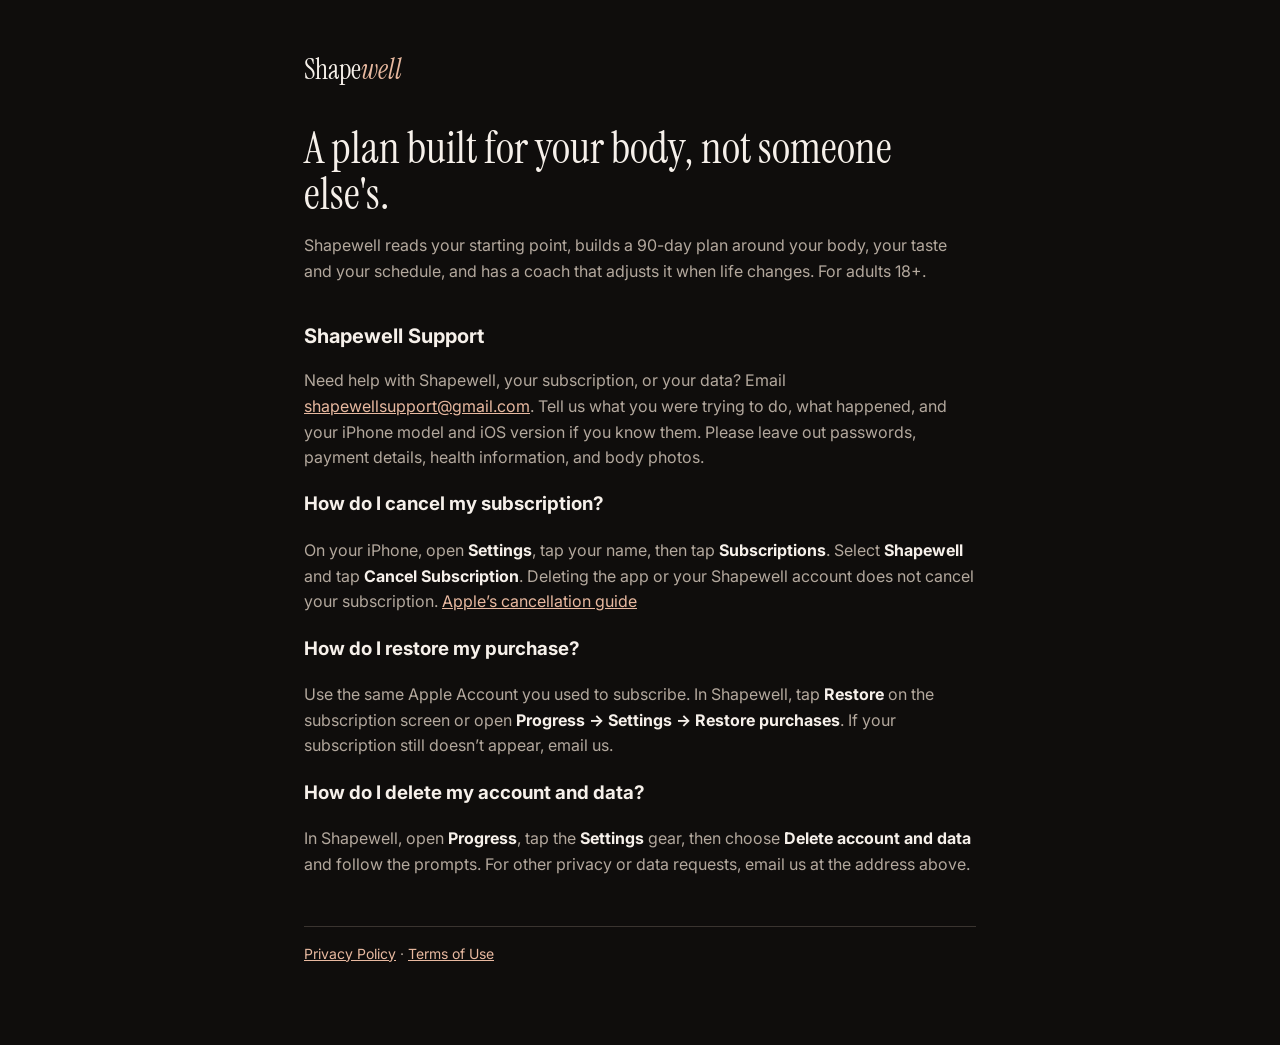
<file: index.html>
<!DOCTYPE html>
<html lang="en">
<head>
<meta charset="utf-8">
<meta name="viewport" content="width=device-width, initial-scale=1">
<title>Shapewell · A plan built for your body</title>
<link rel="preconnect" href="https://fonts.googleapis.com">
<link href="https://fonts.googleapis.com/css2?family=Instrument+Serif:ital@0;1&family=Inter:wght@400;600&display=swap" rel="stylesheet">
<link rel="stylesheet" href="style.css">
</head>
<body>
<main>
<a class="brand" href="index.html">Shape<em>well</em></a>
<h1>A plan built for your body, not someone else's.</h1>
<p>Shapewell reads your starting point, builds a 90-day plan around your body, your taste and your schedule, and has a coach that adjusts it when life changes. For adults 18+.</p>
<h2 id="support">Shapewell Support</h2>
<p>Need help with Shapewell, your subscription, or your data? Email <a href="mailto:shapewellsupport@gmail.com">shapewellsupport@gmail.com</a>. Tell us what you were trying to do, what happened, and your iPhone model and iOS version if you know them. Please leave out passwords, payment details, health information, and body photos.</p>
<h3>How do I cancel my subscription?</h3>
<p>On your iPhone, open <strong>Settings</strong>, tap your name, then tap <strong>Subscriptions</strong>. Select <strong>Shapewell</strong> and tap <strong>Cancel Subscription</strong>. Deleting the app or your Shapewell account does not cancel your subscription. <a href="https://support.apple.com/en-us/118428">Apple&rsquo;s cancellation guide</a></p>
<h3>How do I restore my purchase?</h3>
<p>Use the same Apple Account you used to subscribe. In Shapewell, tap <strong>Restore</strong> on the subscription screen or open <strong>Progress &rarr; Settings &rarr; Restore purchases</strong>. If your subscription still doesn&rsquo;t appear, email us.</p>
<h3>How do I delete my account and data?</h3>
<p>In Shapewell, open <strong>Progress</strong>, tap the <strong>Settings</strong> gear, then choose <strong>Delete account and data</strong> and follow the prompts. For other privacy or data requests, email us at the address above.</p>
<footer><a href="privacy.html">Privacy Policy</a> · <a href="terms.html">Terms of Use</a></footer>
</main>
</body>
</html>
</file>
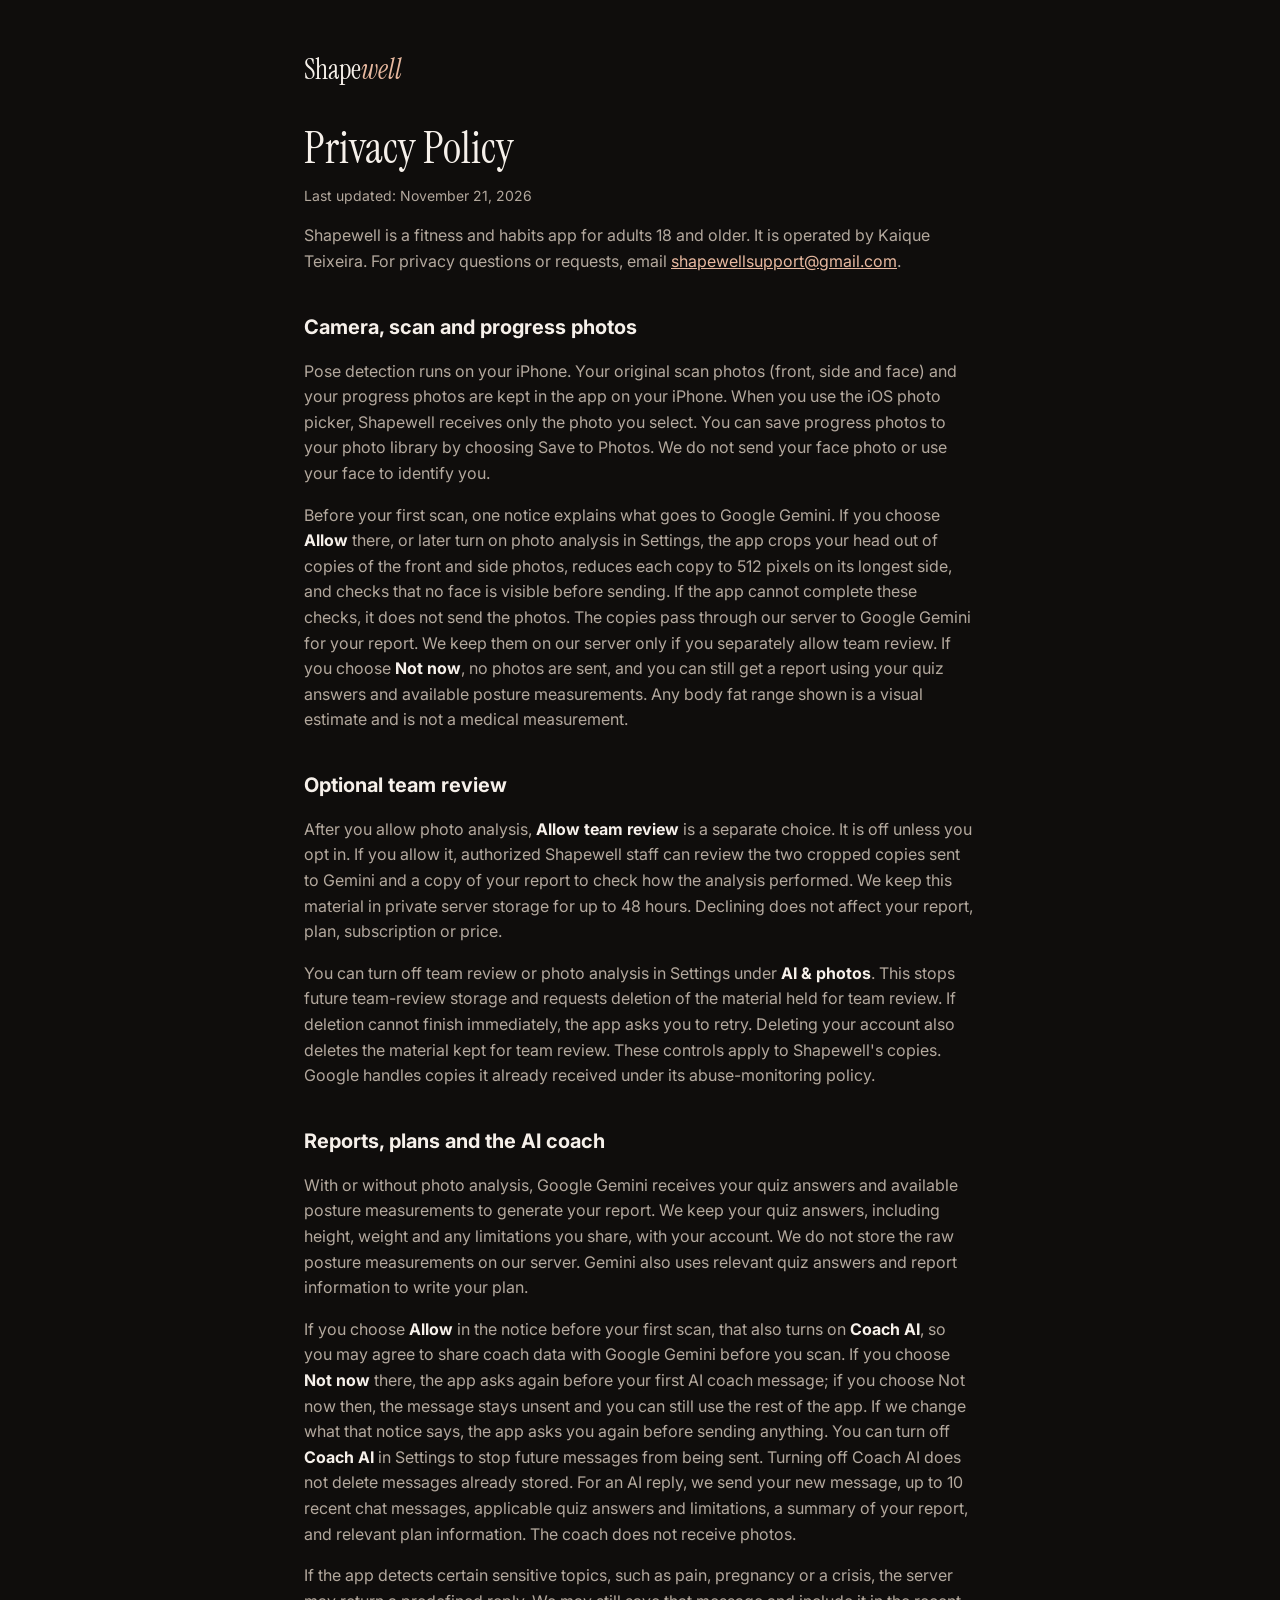
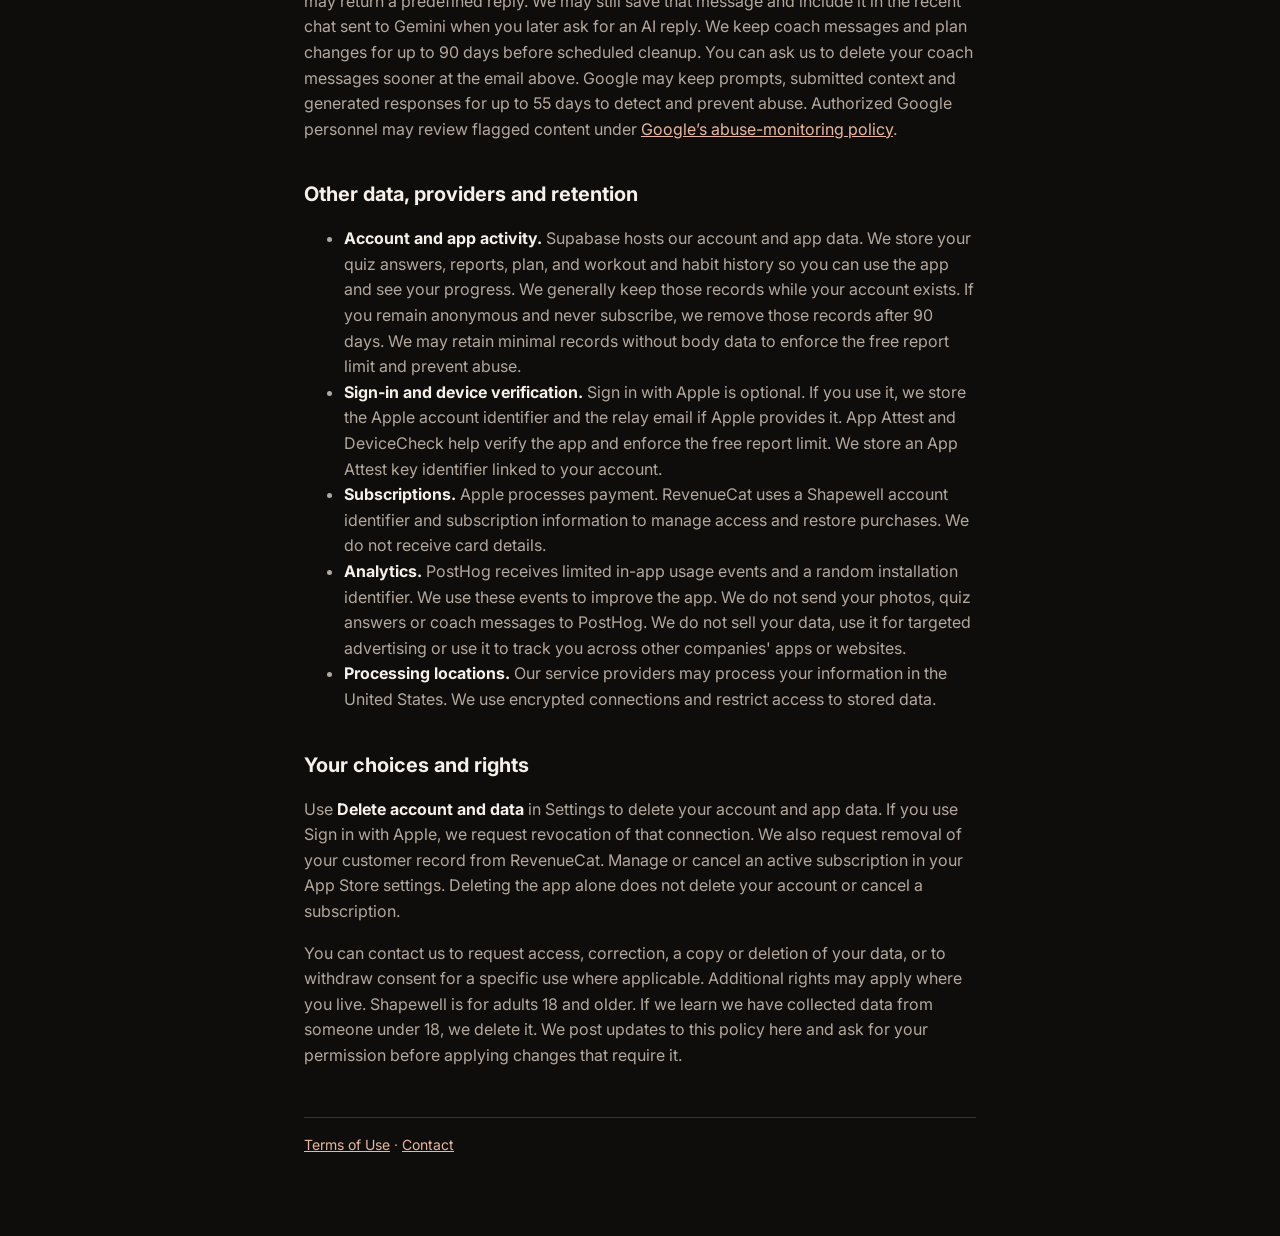
<file: privacy.html>
<!DOCTYPE html>
<html lang="en-US">
<head>
<meta charset="utf-8">
<meta name="viewport" content="width=device-width, initial-scale=1">
<title>Privacy Policy · Shapewell</title>
<link rel="preconnect" href="https://fonts.googleapis.com">
<link href="https://fonts.googleapis.com/css2?family=Instrument+Serif:ital@0;1&family=Inter:wght@400;600&display=swap" rel="stylesheet">
<link rel="stylesheet" href="style.css">
</head>
<body>
<main>
<a class="brand" href="index.html">Shape<em>well</em></a>
<h1>Privacy Policy</h1>
<p class="meta">Last updated: November 21, 2026</p>

<p>Shapewell is a fitness and habits app for adults 18 and older. It is operated by Kaique Teixeira. For privacy questions or requests, email <a href="mailto:shapewellsupport@gmail.com">shapewellsupport@gmail.com</a>.</p>

<h2>Camera, scan and progress photos</h2>

<p>Pose detection runs on your iPhone. Your original scan photos (front, side and face) and your progress photos are kept in the app on your iPhone. When you use the iOS photo picker, Shapewell receives only the photo you select. You can save progress photos to your photo library by choosing Save to Photos. We do not send your face photo or use your face to identify you.</p>

<p>Before your first scan, one notice explains what goes to Google Gemini. If you choose <strong>Allow</strong> there, or later turn on photo analysis in Settings, the app crops your head out of copies of the front and side photos, reduces each copy to 512 pixels on its longest side, and checks that no face is visible before sending. If the app cannot complete these checks, it does not send the photos. The copies pass through our server to Google Gemini for your report. We keep them on our server only if you separately allow team review. If you choose <strong>Not now</strong>, no photos are sent, and you can still get a report using your quiz answers and available posture measurements. Any body fat range shown is a visual estimate and is not a medical measurement.</p>

<h2>Optional team review</h2>

<p>After you allow photo analysis, <strong>Allow team review</strong> is a separate choice. It is off unless you opt in. If you allow it, authorized Shapewell staff can review the two cropped copies sent to Gemini and a copy of your report to check how the analysis performed. We keep this material in private server storage for up to 48 hours. Declining does not affect your report, plan, subscription or price.</p>

<p>You can turn off team review or photo analysis in Settings under <strong>AI &amp; photos</strong>. This stops future team-review storage and requests deletion of the material held for team review. If deletion cannot finish immediately, the app asks you to retry. Deleting your account also deletes the material kept for team review. These controls apply to Shapewell&#x27;s copies. Google handles copies it already received under its abuse-monitoring policy.</p>

<h2>Reports, plans and the AI coach</h2>

<p>With or without photo analysis, Google Gemini receives your quiz answers and available posture measurements to generate your report. We keep your quiz answers, including height, weight and any limitations you share, with your account. We do not store the raw posture measurements on our server. Gemini also uses relevant quiz answers and report information to write your plan.</p>

<p>If you choose <strong>Allow</strong> in the notice before your first scan, that also turns on <strong>Coach AI</strong>, so you may agree to share coach data with Google Gemini before you scan. If you choose <strong>Not now</strong> there, the app asks again before your first AI coach message; if you choose Not now then, the message stays unsent and you can still use the rest of the app. If we change what that notice says, the app asks you again before sending anything. You can turn off <strong>Coach AI</strong> in Settings to stop future messages from being sent. Turning off Coach AI does not delete messages already stored. For an AI reply, we send your new message, up to 10 recent chat messages, applicable quiz answers and limitations, a summary of your report, and relevant plan information. The coach does not receive photos.</p>

<p>If the app detects certain sensitive topics, such as pain, pregnancy or a crisis, the server may return a predefined reply. We may still save that message and include it in the recent chat sent to Gemini when you later ask for an AI reply. We keep coach messages and plan changes for up to 90 days before scheduled cleanup. You can ask us to delete your coach messages sooner at the email above. Google may keep prompts, submitted context and generated responses for up to 55 days to detect and prevent abuse. Authorized Google personnel may review flagged content under <a href="https://aistudio.google.com/docs/usage-policies#how-we-handle-data">Google’s abuse-monitoring policy</a>.</p>

<h2>Other data, providers and retention</h2>

<ul>
  <li><strong>Account and app activity.</strong> Supabase hosts our account and app data. We store your quiz answers, reports, plan, and workout and habit history so you can use the app and see your progress. We generally keep those records while your account exists. If you remain anonymous and never subscribe, we remove those records after 90 days. We may retain minimal records without body data to enforce the free report limit and prevent abuse.</li>
  <li><strong>Sign-in and device verification.</strong> Sign in with Apple is optional. If you use it, we store the Apple account identifier and the relay email if Apple provides it. App Attest and DeviceCheck help verify the app and enforce the free report limit. We store an App Attest key identifier linked to your account.</li>
  <li><strong>Subscriptions.</strong> Apple processes payment. RevenueCat uses a Shapewell account identifier and subscription information to manage access and restore purchases. We do not receive card details.</li>
  <li><strong>Analytics.</strong> PostHog receives limited in-app usage events and a random installation identifier. We use these events to improve the app. We do not send your photos, quiz answers or coach messages to PostHog. We do not sell your data, use it for targeted advertising or use it to track you across other companies&#x27; apps or websites.</li>
  <li><strong>Processing locations.</strong> Our service providers may process your information in the United States. We use encrypted connections and restrict access to stored data.</li>
</ul>

<h2>Your choices and rights</h2>

<p>Use <strong>Delete account and data</strong> in Settings to delete your account and app data. If you use Sign in with Apple, we request revocation of that connection. We also request removal of your customer record from RevenueCat. Manage or cancel an active subscription in your App Store settings. Deleting the app alone does not delete your account or cancel a subscription.</p>

<p>You can contact us to request access, correction, a copy or deletion of your data, or to withdraw consent for a specific use where applicable. Additional rights may apply where you live. Shapewell is for adults 18 and older. If we learn we have collected data from someone under 18, we delete it. We post updates to this policy here and ask for your permission before applying changes that require it.</p>

<footer><a href="terms.html">Terms of Use</a> · <a href="mailto:shapewellsupport@gmail.com">Contact</a></footer>
</main>
</body>
</html>
</file>
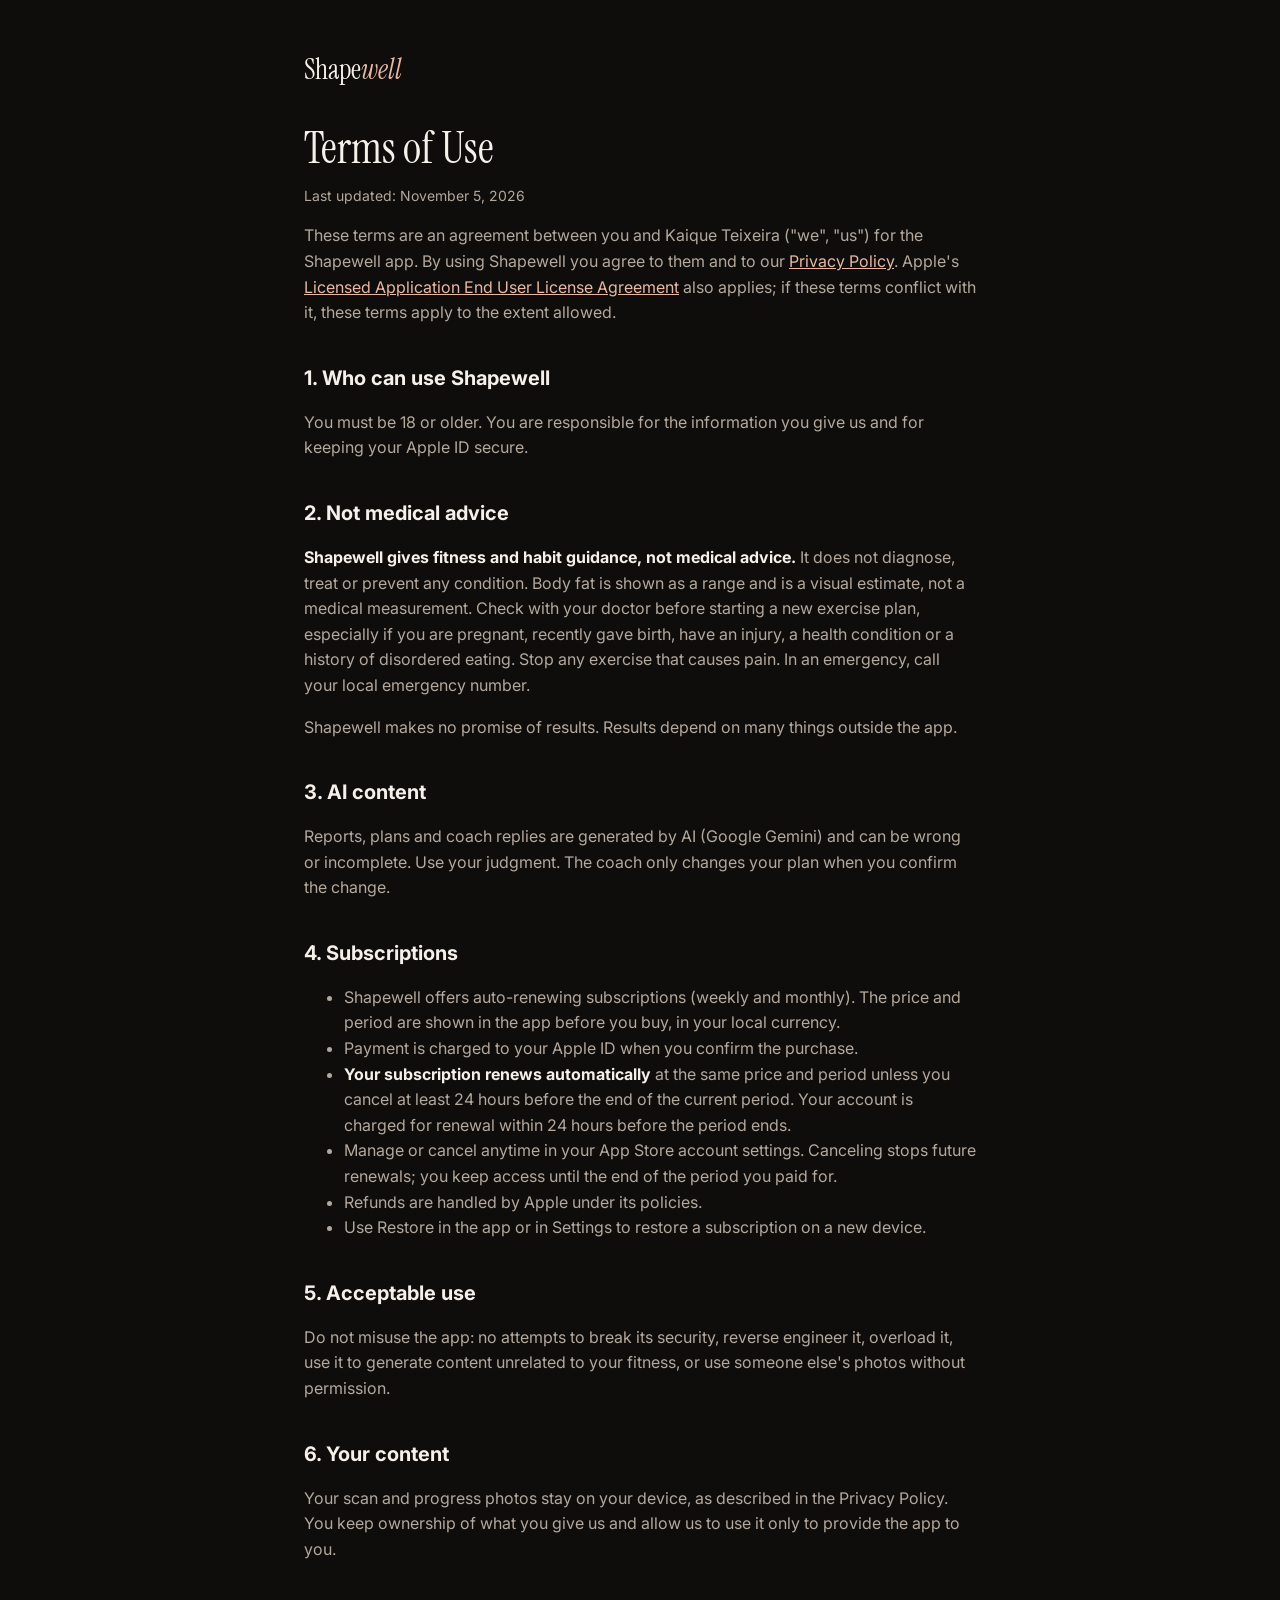
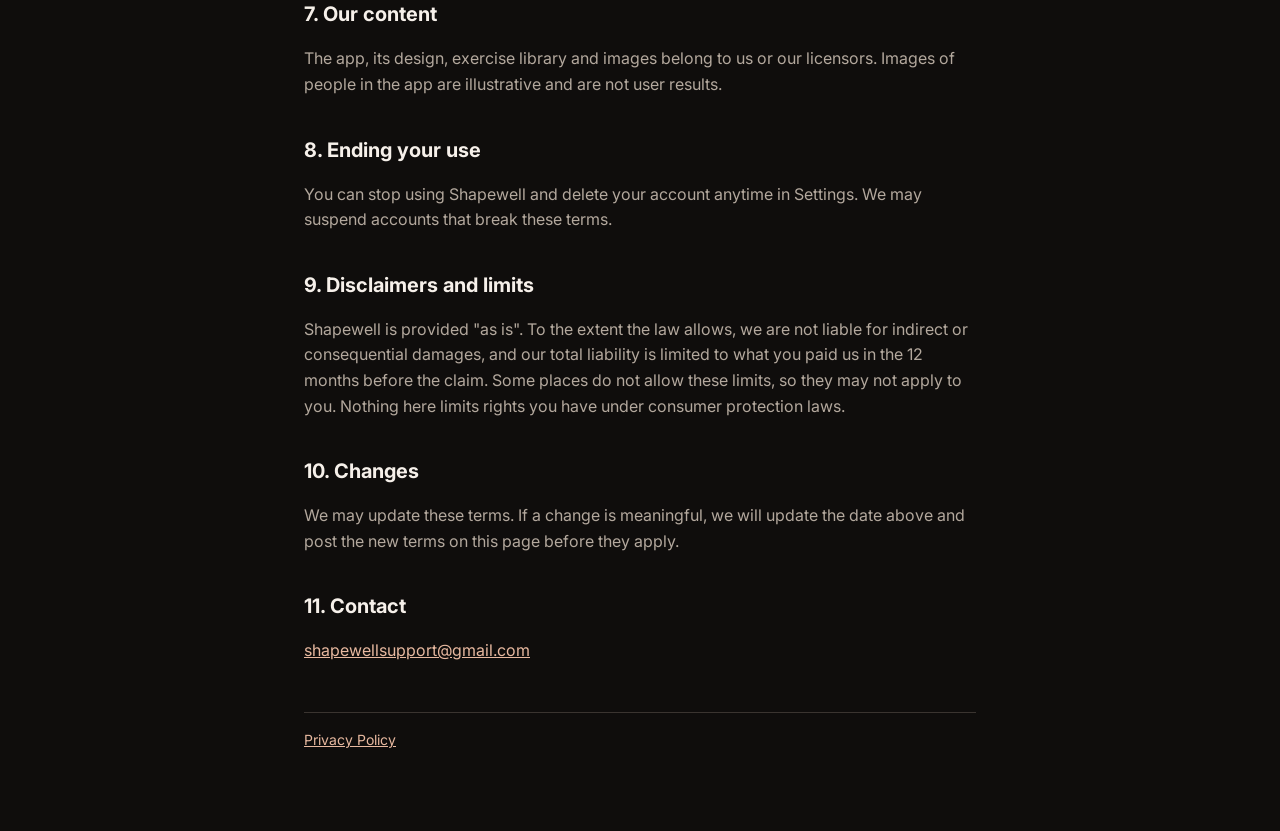
<file: terms.html>
<!DOCTYPE html>
<html lang="en">
<head>
<meta charset="utf-8">
<meta name="viewport" content="width=device-width, initial-scale=1">
<title>Terms of Use · Shapewell</title>
<link rel="preconnect" href="https://fonts.googleapis.com">
<link href="https://fonts.googleapis.com/css2?family=Instrument+Serif:ital@0;1&family=Inter:wght@400;600&display=swap" rel="stylesheet">
<link rel="stylesheet" href="style.css">
</head>
<body>
<main>
<!-- Draft until the US privacy lawyer reviews it (docs/progresso.md). -->
<a class="brand" href="index.html">Shape<em>well</em></a>
<h1>Terms of Use</h1>
<p class="meta">Last updated: November 5, 2026</p>

<p>These terms are an agreement between you and Kaique Teixeira ("we", "us") for the Shapewell app. By using Shapewell you agree to them and to our <a href="privacy.html">Privacy Policy</a>. Apple's <a href="https://www.apple.com/legal/internet-services/itunes/dev/stdeula/">Licensed Application End User License Agreement</a> also applies; if these terms conflict with it, these terms apply to the extent allowed.</p>

<h2>1. Who can use Shapewell</h2>
<p>You must be 18 or older. You are responsible for the information you give us and for keeping your Apple ID secure.</p>

<h2>2. Not medical advice</h2>
<p><strong>Shapewell gives fitness and habit guidance, not medical advice.</strong> It does not diagnose, treat or prevent any condition. Body fat is shown as a range and is a visual estimate, not a medical measurement. Check with your doctor before starting a new exercise plan, especially if you are pregnant, recently gave birth, have an injury, a health condition or a history of disordered eating. Stop any exercise that causes pain. In an emergency, call your local emergency number.</p>
<p>Shapewell makes no promise of results. Results depend on many things outside the app.</p>

<h2>3. AI content</h2>
<p>Reports, plans and coach replies are generated by AI (Google Gemini) and can be wrong or incomplete. Use your judgment. The coach only changes your plan when you confirm the change.</p>

<h2>4. Subscriptions</h2>
<ul>
  <li>Shapewell offers auto-renewing subscriptions (weekly and monthly). The price and period are shown in the app before you buy, in your local currency.</li>
  <li>Payment is charged to your Apple ID when you confirm the purchase.</li>
  <li><strong>Your subscription renews automatically</strong> at the same price and period unless you cancel at least 24 hours before the end of the current period. Your account is charged for renewal within 24 hours before the period ends.</li>
  <li>Manage or cancel anytime in your App Store account settings. Canceling stops future renewals; you keep access until the end of the period you paid for.</li>
  <li>Refunds are handled by Apple under its policies.</li>
  <li>Use Restore in the app or in Settings to restore a subscription on a new device.</li>
</ul>

<h2>5. Acceptable use</h2>
<p>Do not misuse the app: no attempts to break its security, reverse engineer it, overload it, use it to generate content unrelated to your fitness, or use someone else's photos without permission.</p>

<h2>6. Your content</h2>
<p>Your scan and progress photos stay on your device, as described in the Privacy Policy. You keep ownership of what you give us and allow us to use it only to provide the app to you.</p>

<h2>7. Our content</h2>
<p>The app, its design, exercise library and images belong to us or our licensors. Images of people in the app are illustrative and are not user results.</p>

<h2>8. Ending your use</h2>
<p>You can stop using Shapewell and delete your account anytime in Settings. We may suspend accounts that break these terms.</p>

<h2>9. Disclaimers and limits</h2>
<p>Shapewell is provided "as is". To the extent the law allows, we are not liable for indirect or consequential damages, and our total liability is limited to what you paid us in the 12 months before the claim. Some places do not allow these limits, so they may not apply to you. Nothing here limits rights you have under consumer protection laws.</p>

<h2>10. Changes</h2>
<p>We may update these terms. If a change is meaningful, we will update the date above and post the new terms on this page before they apply.</p>

<h2>11. Contact</h2>
<p><a href="mailto:shapewellsupport@gmail.com">shapewellsupport@gmail.com</a></p>

<footer><a href="privacy.html">Privacy Policy</a></footer>
</main>
</body>
</html>
</file>
<file: style.css>
/* Shapewell legal pages. Colors and fonts from design/tokens.json (dark theme). */
:root { --night:#0F0D0C; --surface:#1B1816; --line:#3A3430; --ink:#F6F0EA; --muted:#B3A89D; --rose:#E8B9A0; }
* { box-sizing: border-box; }
body { margin:0; background:var(--night); color:var(--ink); font:16px/1.6 Inter, system-ui, -apple-system, sans-serif; }
main { max-width:720px; margin:0 auto; padding:48px 24px 80px; }
.brand { font-family:"Instrument Serif", Georgia, serif; font-size:28px; color:var(--ink); text-decoration:none; }
.brand em { color:var(--rose); }
h1 { font-family:"Instrument Serif", Georgia, serif; font-weight:400; font-size:44px; line-height:1.05; margin:32px 0 8px; }
h2 { font-size:20px; margin:36px 0 8px; }
p, li { color:var(--muted); }
strong { color:var(--ink); }
a { color:var(--rose); }
.meta { font-size:14px; }
table { width:100%; border-collapse:collapse; font-size:14px; margin:12px 0; }
th, td { text-align:left; padding:8px; border-bottom:1px solid var(--line); vertical-align:top; color:var(--muted); }
th { color:var(--ink); font-weight:600; }
footer { margin-top:48px; padding-top:16px; border-top:1px solid var(--line); font-size:14px; color:var(--muted); }
</file>
